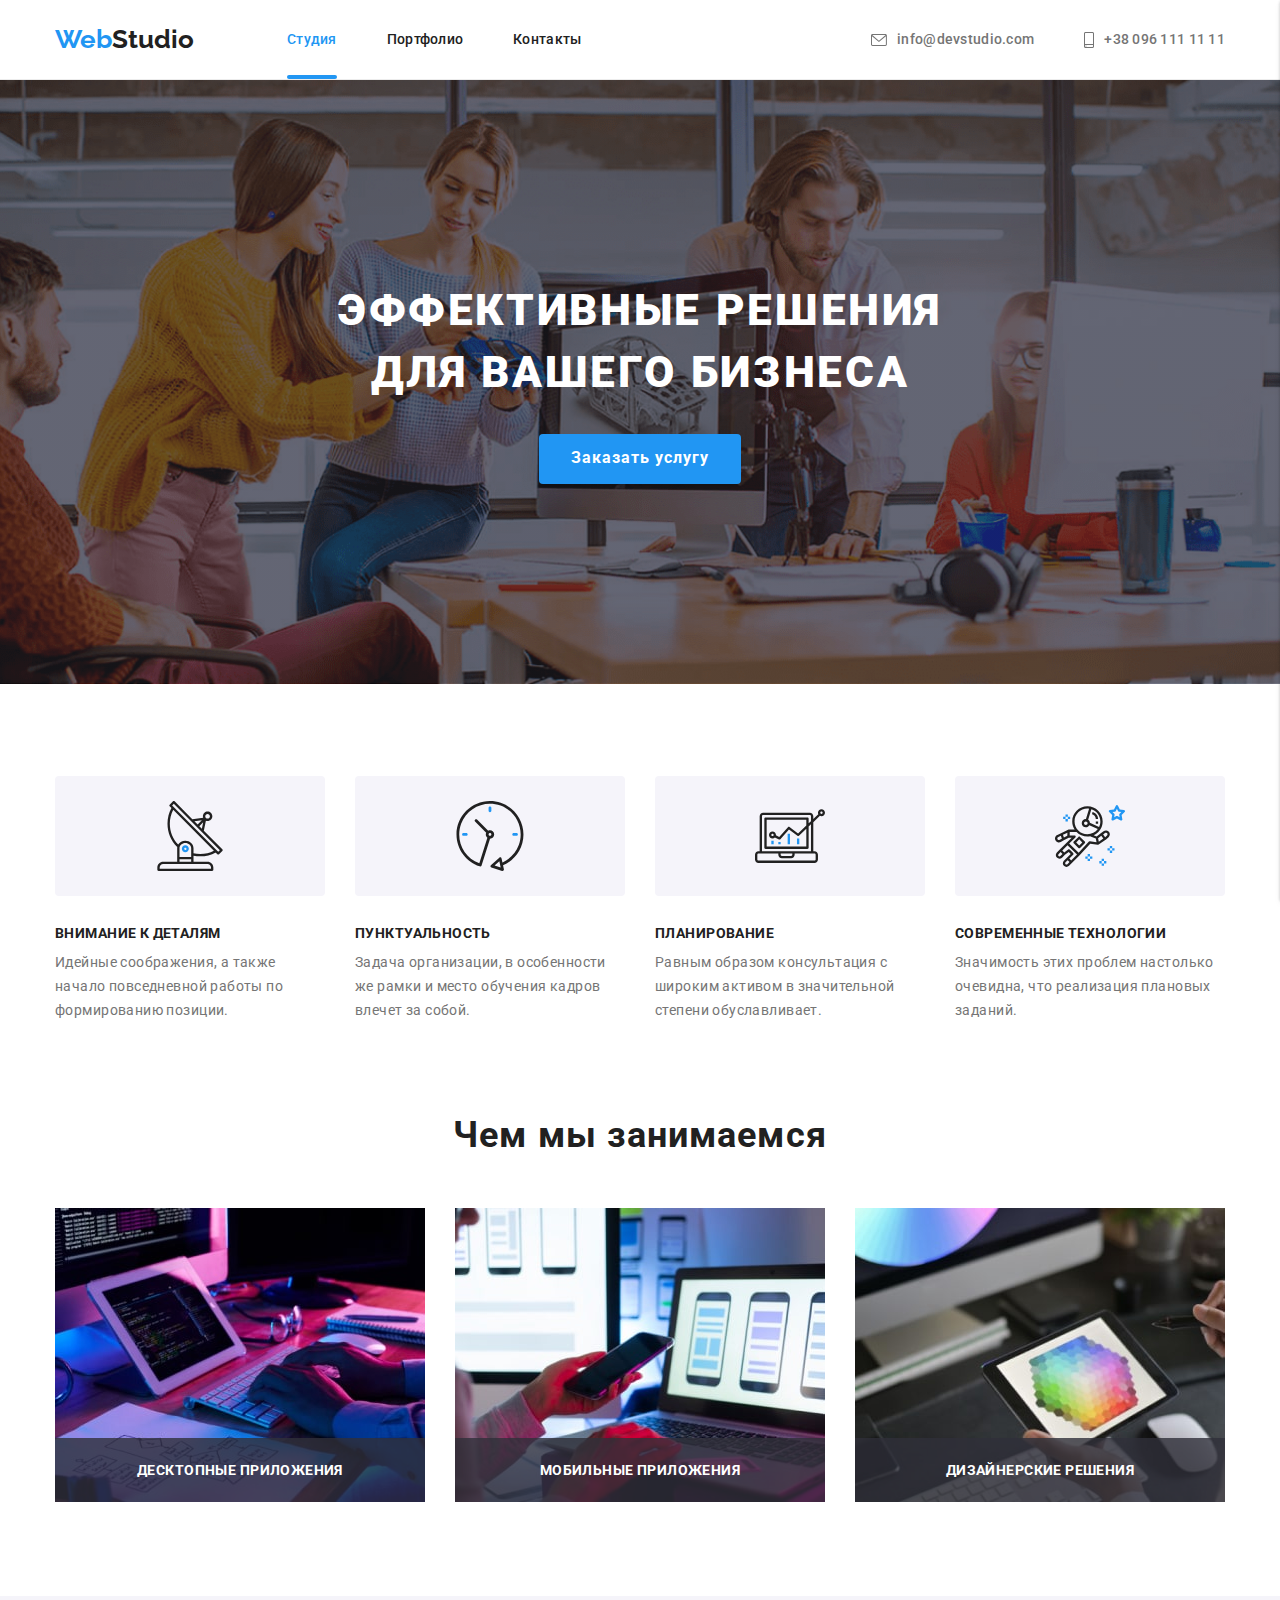
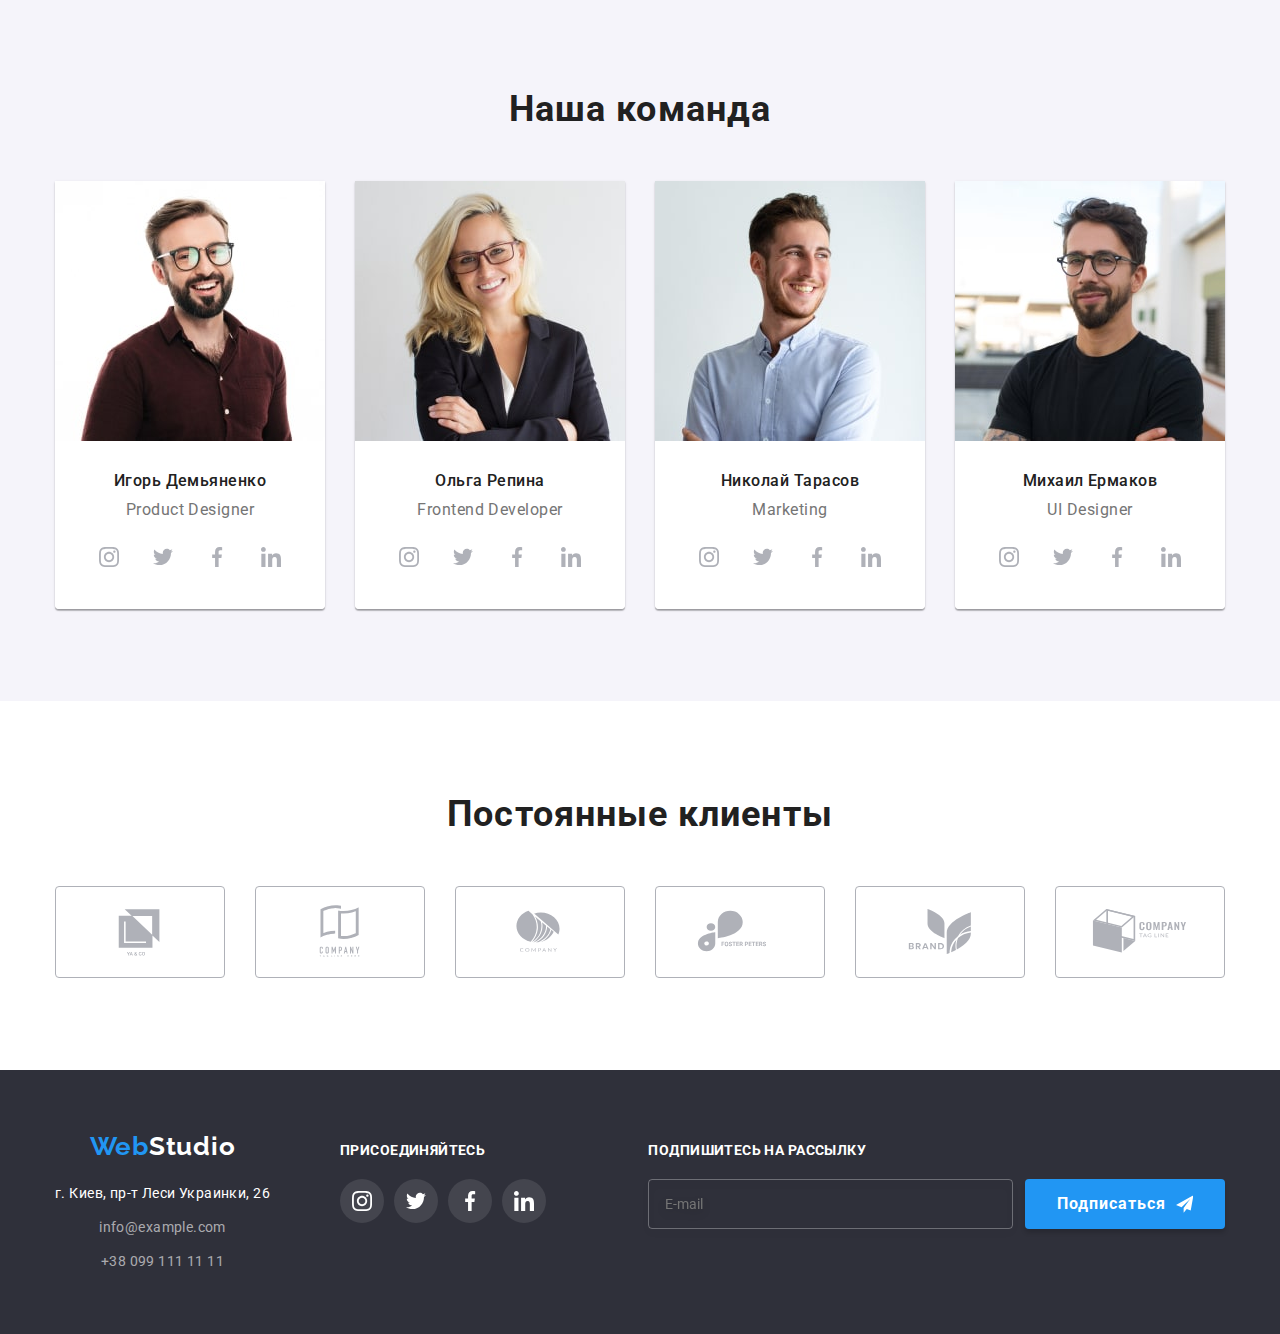
<file: index.html>
<!DOCTYPE html>
<html lang="ru">

<head>
  <meta charset="UTF-8" />
  <meta http-equiv="X-UA-Compatible" content="IE=edge" />
  <meta name="viewport" content="width=device-width, initial-scale=1.0" />
  <title>Web Studio</title>
  <link rel="stylesheet"
    href="https://cdnjs.cloudflare.com/ajax/libs/modern-normalize/1.0.0/modern-normalize.min.css" />
  <link rel="preconnect" href="https://fonts.googleapis.com" />
  <link rel="preconnect" href="https://fonts.gstatic.com" crossorigin />
  <link href="https://fonts.googleapis.com/css2?family=Raleway:wght@700&family=Roboto:wght@400;500;700;900&display=swap"
    rel="stylesheet" />
  <link rel="stylesheet" href="./css/main.min.css" />
</head>

<body>
  <!--Шапка сайта-->
  <header class="header">
    <div class="container">
      <a class="logo" href="./index.html"><span class="logo__accent">Web</span>Studio</a>

      <nav class="nav">
        
        <ul class="nav__list">
          <li class="nav__item">
            <a class="nav__link nav__link--active nav__link--carent" href="./index.html">Студия</a>
          </li >
          <li class="nav__item">
            <a class="nav__link" href="./portfolio.html">Портфолио</a>
          </li>
          <li class="nav__item">
            <a class="nav__link" href="">Контакты</a>
          </li>
        </ul>
      </nav>

      <ul class="adres">
        <li class="adres__item">
          <a class="adres__link" href="mailto:info@devstudio.com"><svg class="adrec__icon" width="16" height="12">
              <use href="./images/sprait.svg#icon-mail"></use>
            </svg>
            info@devstudio.com</a>
        </li>
        <li class="adres__item">
          <a class="adres__link" href="tel:+380961111111"><svg class="adrec__icon adrec__icon--tel" width="10" height="16">
              <use href="./images/sprait.svg#icon-phone"></use>
            </svg>+38 096 111 11 11</a>
        </li>
      </ul>


      <!-- меню на мобілці -->

      <button class="menu-btn" aria-label="кнопка відкритя меню" type="button" aria-expanded="false" data-menu-button >
        <svg width="40" height="40">
          <use class="icon-open" href="./images/sprait.svg#icon-burger"></use>
          <use class="icon-close" href="./images/sprait.svg#icon-clouz-menu"></use>
        </svg>
      </button>
      <div class="mobil-menu" data-menu>
        <ul class="mabil-menu-nav">
          <li class="menu-nav-item"><a class="menu-nav-linc carent" href="./index.html">Студия</a></li>
          <li class="menu-nav-item"><a class="menu-nav-linc" href="./portfolio.html">Портфолио</a></li>
          <li class="menu-nav-item"><a class="menu-nav-linc" href="">Контакты</a></li>
        </ul>
        <ul class="mobil-adres">
          <li class="mobil-adres-item"><a class="mobil-adres-linc" href="tel:+380961111111">+38 096 111 11 11</a></li>
          <li class="mobil-adres-item"><a class="mobil-adres-linc-mail" href="milto:info@devstudio.com">info@devstudio.com</a></li>
        </ul>
       
        <ul class="mobil-soclists">
          <li class="mobil-soclists-item"><a class="mobil-soclists-linc" href="">Instagram</a></li>
          <li class="mobil-soclists-item"><a class="mobil-soclists-linc" href="">Twitter</a></li>
          <li class="mobil-soclists-item"><a class="mobil-soclists-linc" href="">Facebook</a></li>
          <li class="mobil-soclists-item"><a class="mobil-soclists-linc" href="">LinkedIn</a></li>
        </ul>
      </div>
      
    </div>
  </header>



  <main>
    <!--Герой-->
    <section class="hero">
      <div class="container">
        <h1 class="hero__tatel">Эффективные решения для вашего бизнеса</h1>
        <button class="button-basic" data-modal-open type="button">
          Заказать услугу
        </button>
      </div>
    </section>



    <!--Особенности-->
    <section class="section specifics">
      <h2 class="visually-hidden">Особинности</h2>
      <div class="container">

        <ul class="specifics__list card-set ">

          <li class="specifics__item  card-item">
            <div class="specifics__card">
              <svg class="specifics__icon" width="70" height="70">
                <use href="./images/sprait.svg#icon-antenna"></use>
              </svg>
            </div>
            <h3 class="specifics__title">Внимание к деталям</h3>
            <p class="specifics__laibl">
              Идейные соображения, а также начало повседневной работы по
              формированию позиции.
            </p>
          </li>

          <li class="specifics__item card-item">
            <div class="specifics__card">
              <svg class="specifics__icon" width="70" height="70">
                <use href="./images/sprait.svg#icon-clock"></use>
              </svg>
            </div>
            <h3 class="specifics__title">Пунктуальность</h3>
            <p class="specifics__laibl">
              Задача организации, в особенности же рамки и место обучения
              кадров влечет за собой.
            </p>
          </li>
          <li class="specifics__item card-item">
            <div class="specifics__card">
              <svg class="specifics__icon" width="70" height="70">
                <use href="./images/sprait.svg#icon-diagram"></use>
              </svg>
            </div>
            <h3 class="specifics__title">Планирование</h3>
            <p class="specifics__laibl">
              Равным образом консультация с широким активом в значительной
              степени обуславливает.
            </p>
          </li>
          <li class="specifics__item card-item">
            <div class="specifics__card">
              <svg class="specifics__icon" width="70" height="70">
                <use href="./images/sprait.svg#icon-astronaut"></use>
              </svg>
            </div>
            <h3 class="specifics__title">Современные технологии</h3>
            <p class="specifics__laibl">
              Значимость этих проблем настолько очевидна, что реализация
              плановых заданий.
            </p>
          </li>
        </ul>
      </div>
    </section>
    <!--Чем ми занимаемся-->

    <section class="produkt">

      <div class="container">
        <h2 class="produkt__title">Чем мы занимаемся</h2>

        <ul class="produkt__list card-set ">
          <li class="produkt__item card-item">
            <img  srcset="./images/spec/img370-1-1x-min.jpg 370w, ./images/spec/img740-1-2x-min.jpg 740w "
             src="./images/spec/img370-1-1x-min.jpg" 
             sizes="(min-width:1200px) 370px, 100vw"  alt="проектируємо розробляємо"/>
           
            <p class="produkt__laibl">Десктопные приложения</p>
          </li>
          <li class="produkt__item card-item">
            <img  srcset="./images/spec/img370-2-1x-min.jpg 370w, ./images/spec/img740-2-2x-min.jpg 740w "
             src="./images/spec/img370-1-1x-min.jpg" 
             sizes="(min-width:1200px) 370px, 100vw" alt="розробляемо на разниє устройства" />
           
    
            <p class="produkt__laibl">Мобильные приложения</p>
          </li>
          <li class="produkt__item card-item">
            <img  srcset="./images/spec/img370-3-1x-min.jpg 370w, ./images/spec/img740-3-2x-min.jpg 740w "
             src="./images/spec/img370-3-1x-min.jpg" 
             sizes="(min-width:1200px) 370px, 100vw" alt="тестируєм и запускаєм"  />
            <p class="produkt__laibl">Дизайнерские решения</p>
          </li>
        </ul>
      </div>
    </section>
    <!--Команда-->
    <section class="section team">
      <div class="container">
        <h2 class="section__titel">Наша команда</h2>
        <ul class="team__list card-set">
          <li class="team__item card-item">
            <img class="team__img" srcset="./images/tem-1/imgtem-desk-270.jpg 270w, ./images/tem-1/imgtem-tab-354.jpg 354w, ./images/tem-1/imgtem-mob-450.jpg 450w, ./images/tem-1/imgtem-desk@2x-540.jpg 540w, ./images/tem-1/imgtem-tab@2x-708.jpg 708w, ./images/tem-1/imgtem-mob@2x-900.jpg 900w "
             src="./images/tem-1/imgtem-mob-450.jpg" 
             sizes="(min-width:1200px) 270px, (min-width:768px) 354px, (max-width:480px) 450px, 100vw" alt="сотрудник" />
            <div class="team__cart">
              <h3 class="team__name">Игорь Демьяненко</h3>
              <p class="team__position">Product Designer</p>

              
              <ul class="social">
                <li class="social__item">
                  <a class="social__link" href=""><svg class="social__icon" width="20" height="20">
                      <use href="./images/sprait.svg#icon-instagram"></use>
                    </svg>
                  </a>
                </li>
                <li class="social__item">
                  <a class="social__link" href=""><svg class="social__icon" width="20" height="20">
                      <use href="./images/sprait.svg#icon-twitter"></use>
                    </svg></a>
                </li>
                <li class="social__item">
                  <a class="social__link" href=""><svg class="social__icon" width="20" height="20">
                      <use href="./images/sprait.svg#icon-facebook"></use>
                    </svg></a>
                </li>
                <li class="social__item">
                  <a class="social__link" href=""><svg class="social__icon" width="20" height="20">
                      <use href="./images/sprait.svg#icon-linkedin-1"></use>
                    </svg></a>
                </li>
              </ul>
            </div>
          </li>
          <li class="team__item card-item">
            <img class="team__img" srcset="./images/tem-2/tem2-desk.270-min.jpg 270w, ./images/tem-2/tem2-tab.354.jpg 354w, ./images/tem-2/tem2-mob.450.jpg 450w, ./images/tem-2/tem2-desk@2x.540.jpg 540w, ./images/tem-2/tem2-tab@2x.708.jpg 708w, ./images/tem-2/tem2-mob@2x.900.jpg 900w "
             src="./images/tem-2/tem2-mob.450.jpg" 
             sizes="(min-width:1200px) 270px, (min-width:768px) 354px, (max-width:480px) 450px, 100vw" alt="сотрудник" />
            <div class="team__cart">
              <h3 class="team__name">Ольга Репина</h3>
              <p class="team__position">Frontend Developer</p>
              <ul class="social">
                <li class="social__item">
                  <a class="social__link" href=""><svg class="social__icon" width="20" height="20">
                      <use href="./images/sprait.svg#icon-instagram"></use>
                    </svg>
                  </a>
                </li>
                <li class="social__item">
                  <a class="social__link" href=""><svg class="social__icon" width="20" height="20">
                      <use href="./images/sprait.svg#icon-twitter"></use>
                    </svg></a>
                </li>
                <li class="social__item">
                  <a class="social__link" href=""><svg class="social__icon" width="20" height="20">
                      <use href="./images/sprait.svg#icon-facebook"></use>
                    </svg></a>
                </li>
                <li class="social__item">
                  <a class="social__link" href=""><svg class="social__icon" width="20" height="20">
                      <use href="./images/sprait.svg#icon-linkedin-1"></use>
                    </svg></a>
                </li>
              </ul>
            </div>
          </li>
          <li class="team__item card-item">
            <img class="team__img" srcset="./images/tem-3/tem-2-desk.270.jpg 270w, ./images/tem-3/tem-2-t.354.jpg 354w, ./images/tem-3/tem3-d.450.jpg 450w, ./images/tem-3/tem-2-desk@2x.540.jpg 540w, ./images/tem-3/tem-2-t@2x.708.jpg 708w, ./images/tem-3/tem3-d@2x.900.jpg 900w "
             src="./images/tem-3/tem3-d.450.jpg" 
             sizes="(min-width:1200px) 270px, (min-width:768px) 354px, (max-width:480px) 450px, 100vw" alt="сотрудник" />
            <div class="team__cart">
              <h3 class="team__name">Николай Тарасов</h3>
              <p class="team__position">Marketing</p>
              <ul class="social">
                <li class="social__item">
                  <a class="social__link" href=""><svg class="social__icon" width="20" height="20">
                      <use href="./images/sprait.svg#icon-instagram"></use>
                    </svg>
                  </a>
                </li>
                <li class="social__item">
                  <a class="social__link" href=""><svg class="social__icon" width="20" height="20">
                      <use href="./images/sprait.svg#icon-twitter"></use>
                    </svg></a>
                </li>
                <li class="social__item">
                  <a class="social__link" href=""><svg class="social__icon" width="20" height="20">
                      <use href="./images/sprait.svg#icon-facebook"></use>
                    </svg></a>
                </li>
                <li class="social__item">
                  <a class="social__link" href=""><svg class="social__icon" width="20" height="20">
                      <use href="./images/sprait.svg#icon-linkedin-1"></use>
                    </svg></a>
                </li>
              </ul>
            </div>
          </li>
          <li class="team__item card-item">
            <img class="team__img" srcset="./images/tem-4/tem-4-d.270.jpg 270w, ./images/tem-4/tem-4-t.354.jpg 354w, ./images/tem-4/tem-4-m.450.jpg 450w, ./images/tem-4/tem-4-d@2x.540.jpg 540w, ./images/tem-4/tem-4-t@2x.708.jpg 708w, ./images/tem-4/tem-4-m@2x.900.jpg 900w "
             src="./images/tem-4/tem-4-m.450.jpg" 
             sizes="(min-width:1200px) 270px, (min-width:768px) 354px, (max-width:480px) 450px, 100vw" alt="сотрудник" />
            <div class="team__cart">
              <h3 class="team__name">Михаил Ермаков</h3>
              <p class="team__position">UI Designer</p>
              <ul class="social">
                <li class="social__item">
                  <a class="social__link" href=""><svg class="social__icon" width="20" height="20">
                      <use href="./images/sprait.svg#icon-instagram"></use>
                    </svg>
                  </a>
                </li>
                <li class="social__item">
                  <a class="social__link" href=""><svg class="social__icon" width="20" height="20">
                      <use href="./images/sprait.svg#icon-twitter"></use>
                    </svg></a>
                </li>
                <li class="social__item">
                  <a class="social__link" href=""><svg class="social__icon" width="20" height="20">
                      <use href="./images/sprait.svg#icon-facebook"></use>
                    </svg></a>
                </li>
                <li class="social__item">
                  <a class="social__link" href=""><svg class="social__icon" width="20" height="20">
                      <use href="./images/sprait.svg#icon-linkedin-1"></use>
                    </svg></a>
                </li>
              </ul>
            </div>
          </li>
        </ul>
      </div>
    </section>
    <!-- Компаніі -->
    <section class="section">
      <div class="container compani">
        <h2 class="section__titel">Постоянные клиенты</h2>
        <ul class="compani-list card-set">
          <li class="compani-item card-item ">
            <a class="compani-link" href=""><svg class="icon-compani" width="106" height="60">
                <use href="./images/sprait.svg#icon-compani_one"></use>
              </svg></a>
          </li>
          <li class="compani-item card-item ">
            <a class="compani-link" href=""><svg class="icon-compani" width="106" height="60">
                <use href="./images/sprait.svg#icon-compani_tuo"></use>
              </svg></a>
          </li>
          <li class="compani-item card-item ">
            <a class="compani-link" href=""><svg class="icon-compani" width="106" height="60">
                <use href="./images/sprait.svg#icon-compani_trri"></use>
              </svg></a>
          </li>
          <li class="compani-item card-item ">
            <a class="compani-link" href=""><svg class="icon-compani" width="106" height="60">
                <use href="./images/sprait.svg#icon-compani_zitiri"></use>
              </svg></a>
          </li>
          <li class="compani-item card-item ">
            <a class="compani-link" href=""><svg class="icon-compani" width="106" height="60">
                <use href="./images/sprait.svg#icon-compani_fife"></use>
              </svg></a>
          </li>
          <li class="compani-item card-item ">
            <a class="compani-link" href=""><svg class="icon-compani" width="106" height="60">
                <use href="./images/sprait.svg#icon-compani_six"></use>
              </svg></a>
          </li>
        </ul>
      </div>
    </section>
  </main>

  <!--Подвал-->
  <footer class="footer">
    <div class="container futerr-soc">
      <div class="fut-coteiner">
        <a class="logo-footer" href="./index.html">Web<span class="accent-footer">Studio</span></a>
        <address class="adres-list">
          <ul>
            <li class="adres-list-text">
              <a class="footer-adres"
                href="https://www.google.com/maps/place/%D0%B1%D1%83%D0%BB.+%D0%9B%D0%B5%D1%81%D0%B8+%D0%A3%D0%BA%D1%80%D0%B0%D0%B8%D0%BD%D0%BA%D0%B8,+26,+%D0%9A%D0%B8%D0%B5%D0%B2,+02000/@50.4265807,30.5361971,17z/data=!3m1!4b1!4m5!3m4!1s0x40d4cf0e033ecbe9:0x57a4dffefec77da0!8m2!3d50.4265807!4d30.5383858"
                target="_blank">г. Киев, пр-т Леси Украинки, 26</a>
            </li>
            <li class="adres-list-text">
              <a class="footer-contact" href="mailto:info@example.com">info@example.com</a>
            </li>
            <li class="adres-list-text">
              <a class="footer-contact" href="tel:+380991111111">+38 099 111 11 11</a>
            </li>
          </ul>
        </address>
      </div>
      <div class="fuuter-soc-lisr">
        <h3 class="footer-taitel">присоединяйтесь</h3>
        <ul class="social">
          <li class="social__item">
            <a class="social__link ftr" href=""><svg class="icon-footer" width="20" height="20">
                <use href="./images/sprait.svg#icon-instagram"></use>
              </svg>
            </a>
          </li>
          <li class="social__item">
            <a class="social__link ftr" href=""><svg class="icon-footer" width="20" height="20">
                <use href="./images/sprait.svg#icon-twitter"></use>
              </svg></a>
          </li>
          <li class="social__item">
            <a class="social__link ftr" href=""><svg class="icon-footer" width="20" height="20">
                <use href="./images/sprait.svg#icon-facebook"></use>
              </svg></a>
          </li>
          <li class="social__item">
            <a class="social__link ftr" href=""><svg class="icon-footer" width="20" height="20">
                <use href="./images/sprait.svg#icon-linkedin-1"></use>
              </svg></a>
          </li>
        </ul>
      </div>

      <div class="form-footer">
        <h3 class="form-footer-text">Подпишитесь на рассылку</h3>
        <form class="sabmit-footer" action="Відправка на емеіл">
          <input class="email" type="email" placeholder="E-mail" />

          <button class="button-basic  button-basic--min" type="submit">
            Подписаться
            <svg class="button-hero-footer-icon" width="24" height="24">
              <use href="./images/sprait.svg#icon-telegram"></use>
            </svg>
          </button>
        </form>
      </div>
    </div>
  </footer>

  <!-- modal -->
  <div class="backdrop is-hidden" data-modal>
    <div class="modal">
      
        <button class="close-button" type="button" data-modal-close>
          <svg class="icon-cose" width="11" height="11">
            <use href="./images/sprait.svg#icon-clouz"></use>
          </svg>
        </button>
    

      <div class="modal-conteiner">
        <h2 class="text-modal">Оставьте свои данные, мы вам перезвоним</h2>

        <form class="modal-form" action="modal-form">
          <div class="form-content">
            <label class="form-label">
              <span class="text-form"> Имя</span>
              <span class="icon-wrap">
                <input class="contact-form-input" type="text" />
                <svg class="icon-form" width="18" height="18">
                  <use href="./images/sprait.svg#icon-man"></use>
                </svg>
              </span>
            </label>

            <label class="form-label">
              <span class="text-form">Телефон</span>
              <span class="icon-wrap">
                <input class="contact-form-input" type="tel" name="tel" />
                <svg class="icon-form" width="18" height="18">
                  <use href="./images/sprait.svg#icon-tel"></use>
                </svg>
              </span>
            </label>

            <label class="form-label">
              <span class="text-form">Почта</span>
              <span class="icon-wrap">
                <input class="contact-form-input" type="email" name="email" />
                <svg class="icon-form" width="18" height="18">
                  <use href="./images/sprait.svg#icon-list"></use>
                </svg>
              </span>
            </label>

            <label class="form-label">
              <span class="text-form">Комментарий</span>
              <textarea class="contact-form-input text-text" name="Комментарий" placeholder="Введите текст"></textarea>
            </label>
          </div>

          <label class="checkbox">
            <input class="form-checkbox visually-hidden" type="checkbox" name="checkbox" />
            <span class="custom-checkbox">
              <svg width="13" height="10">
                <use href="./images/sprait.svg#icon-chek"></use>
              </svg>
            </span>
            <span class="text-checkbox">
              Соглашаюсь с рассылкой и принимаю<a class="checkbox-axent" href="">Условия договора</a>
            </span>
          </label>
          <button class="button-basic" type="submit">Отправить</button>
        </form>
      </div>
    </div>
  </div>

  <script src="./js/modal.js"></script>
  <script src="./js/mobile-menu.js"></script>
</body>

</html>
</file>
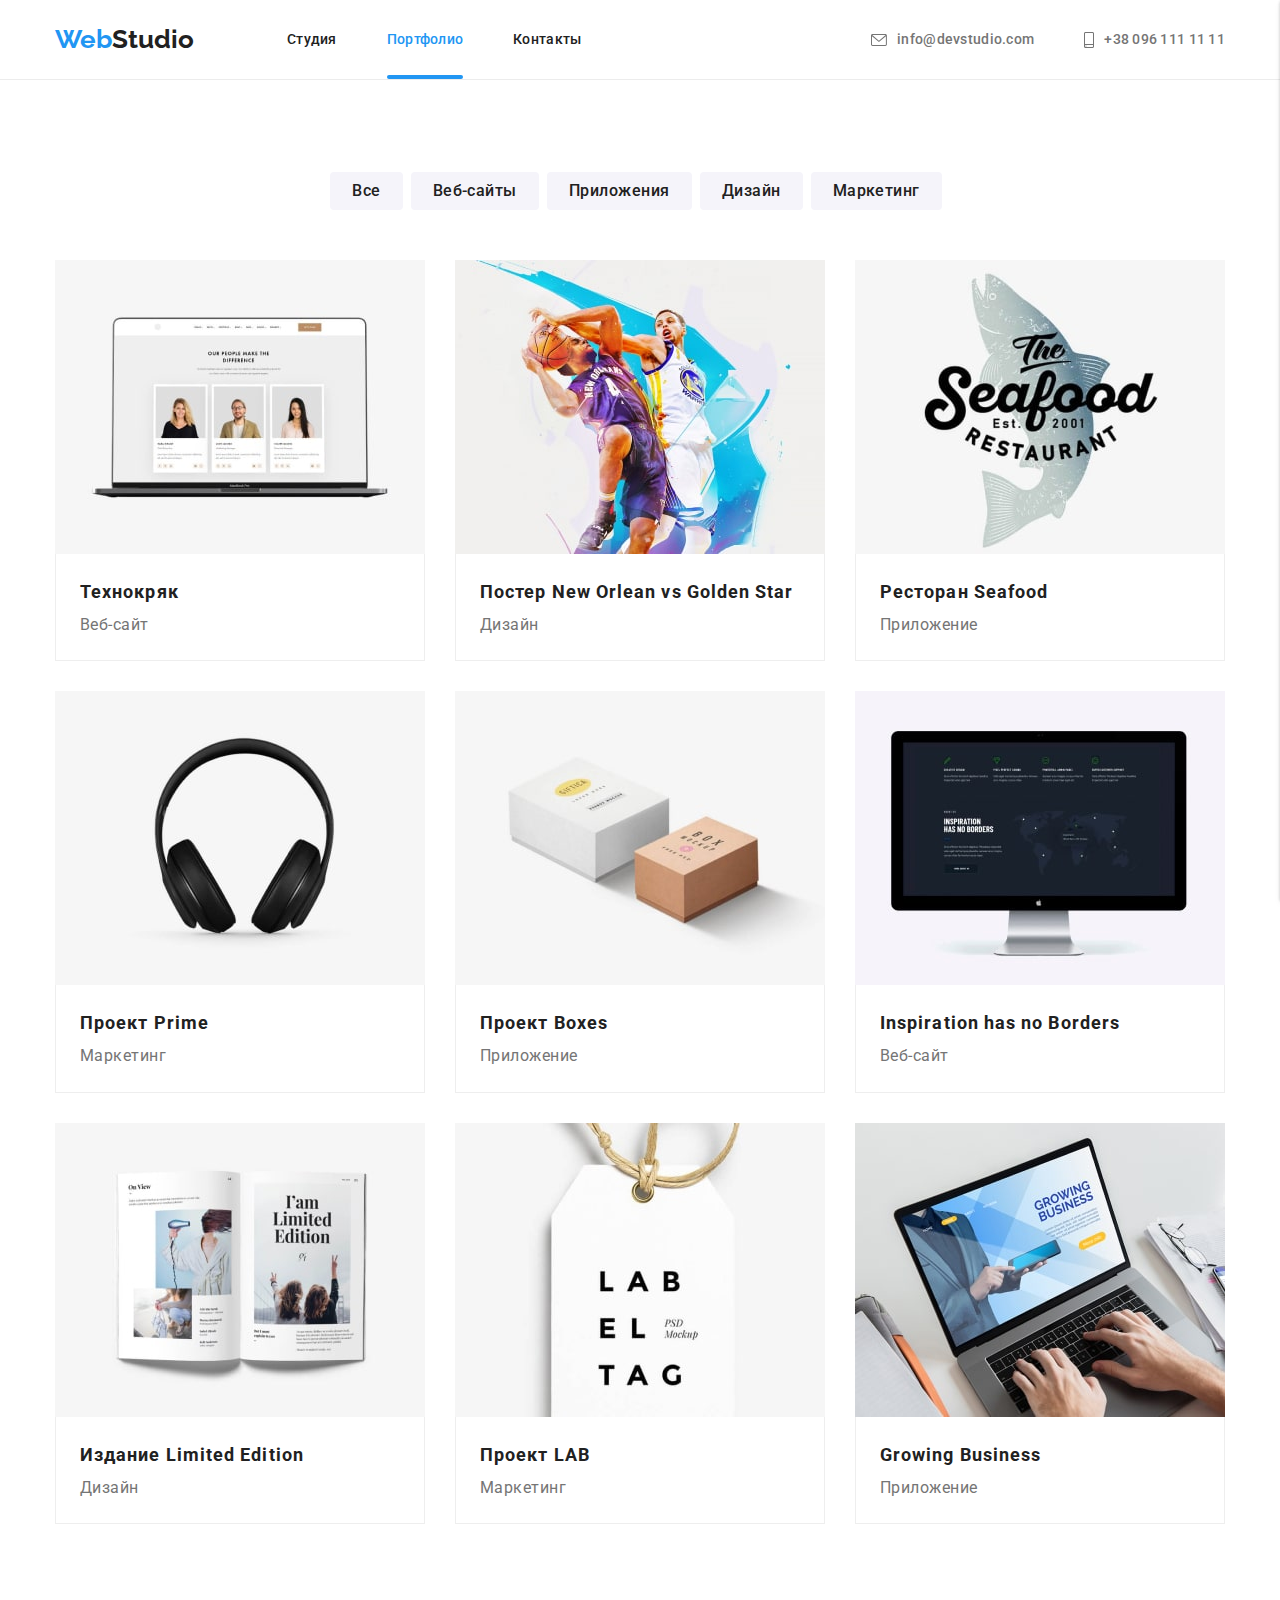
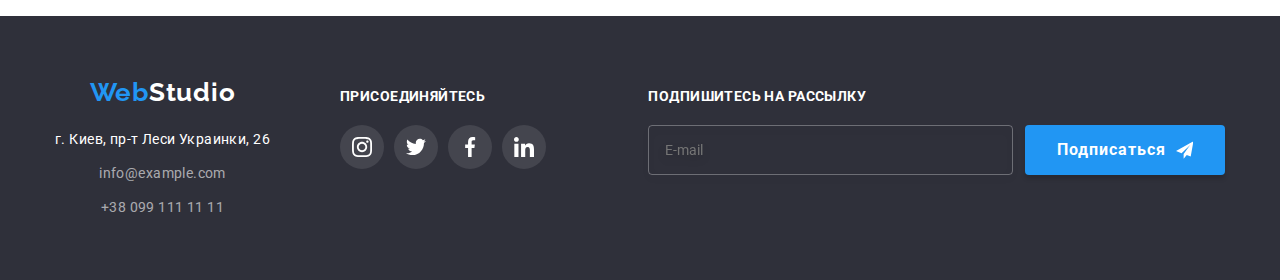
<file: portfolio.html>
<!DOCTYPE html>
<html lang="ru">

<head>
  <meta charset="UTF-8" />
  <meta http-equiv="X-UA-Compatible" content="IE=edge" />
  <meta name="viewport" content="width=device-width, initial-scale=1.0" />
  <title>Portfolio</title>
  <link rel="stylesheet"
    href="https://cdnjs.cloudflare.com/ajax/libs/modern-normalize/1.0.0/modern-normalize.min.css" />
  <link rel="preconnect" href="https://fonts.googleapis.com" />
  <link rel="preconnect" href="https://fonts.gstatic.com" crossorigin />
  <link href="https://fonts.googleapis.com/css2?family=Raleway:wght@700&family=Roboto:wght@400;500;700;900&display=swap"
    rel="stylesheet" />
  <link rel="stylesheet" href="./css/main.min.css" />
</head>

<!--Шапка-->

<body>
  <!--Шапка сайта-->
  <header class="header">
    <div class="container">
      <a class="logo" href="./index.html"><span class="logo__accent">Web</span>Studio</a>
      <nav class="nav">
        

        <ul class="nav__list">
          <li class="nav__item">
            <a class="nav__link " href="./index.html">Студия</a>
          </li >
          <li class="nav__item">
            <a class="nav__link nav__link--active nav__link--carent" href="./portfolio.html">Портфолио</a>
          </li>
          <li class="nav__item">
            <a class="nav__link" href="">Контакты</a>
          </li>
        </ul>
      </nav>

      <ul class="adres">
        <li class="adres__item">
          <a class="adres__link" href="mailto:info@devstudio.com"><svg class="adrec__icon" width="16" height="12">
              <use href="./images/sprait.svg#icon-mail"></use>
            </svg>
            info@devstudio.com</a>
        </li>
        <li class="adres__item">
          <a class="adres__link" href="tel:+380961111111"><svg class="adrec__icon adrec__icon--tel" width="10" height="16">
              <use href="./images/sprait.svg#icon-phone"></use>
            </svg>+38 096 111 11 11</a>
        </li>
      </ul>
       <!-- меню на мобілці -->
      <!-- меню на мобілці -->

      <button class="menu-btn" aria-label="кнопка відкритя меню" type="button" aria-expanded="false" data-menu-button >
        <svg width="40" height="40">
          <use class="icon-open" href="./images/sprait.svg#icon-burger"></use>
          <use class="icon-close" href="./images/sprait.svg#icon-clouz-menu"></use>
        </svg>
      </button>
      <div class="mobil-menu" data-menu>
        <ul class="mabil-menu-nav">
          <li class="menu-nav-item"><a class="menu-nav-linc " href="./index.html">Студия</a></li>
          <li class="menu-nav-item"><a class="menu-nav-linc carent" href="./portfolio.html">Портфолио</a></li>
          <li class="menu-nav-item"><a class="menu-nav-linc" href="">Контакты</a></li>
        </ul>
        <ul class="mobil-adres">
          <li class="mobil-adres-item"><a class="mobil-adres-linc" href="tel:+380961111111">+38 096 111 11 11</a></li>
          <li class="mobil-adres-item"><a class="mobil-adres-linc-mail" href="milto:info@devstudio.com">info@devstudio.com</a></li>
        </ul>
       
        <ul class="mobil-soclists">
          <li class="mobil-soclists-item"><a class="mobil-soclists-linc" href="">Instagram</a></li>
          <li class="mobil-soclists-item"><a class="mobil-soclists-linc" href="">Twitter</a></li>
          <li class="mobil-soclists-item"><a class="mobil-soclists-linc" href="">Facebook</a></li>
          <li class="mobil-soclists-item"><a class="mobil-soclists-linc" href="">LinkedIn</a></li>
        </ul>
      </div>

    </div>
  </header>

  <main>
    <!--Уникальни контент-->
    <section class="section">
      <div class="container">
        <h1 class="visually-hidden">Наши роботи</h1>
        <!--кнопки-->
        <ul class="button-container">
          <li class="button-list">
            <button type="button" class="button">Все</button>
          </li>
          <li class="button-list">
            <button type="button" class="button">Веб-сайты</button>
          </li>
          <li class="button-list">
            <button type="button" class="button">Приложения</button>
          </li>
          <li class="button-list">
            <button type="button" class="button">Дизайн</button>
          </li>
          <li class="button-list">
            <button type="button" class="button">Маркетинг</button>
          </li>
        </ul>
        <ul class="content-proekt card-set">
          <li class="content-card card-item">
            <a class="card-links" href="">
              
                <div class="open-text">
                  <img  srcset="./images/port-1/img354-x.-min.jpg 354w, ./images/port-1/img370-x.-min.jpg 370w,  ./images/port-1/img450-x.-min.jpg 450w,  ./images/port-1/img708-2x.-min.jpg 708w, ./images/port-1/img740-2x.-min.jpg 740w, ./images/port-1/img900-2x.-min.jpg 900w "
                  src="./images/port-1/img370-x.-min.jpg" 
                  sizes="(min-width:1200px) 370px, (min-width:768px) 354px, (max-width:480px) 450px, 100vw"  alt="ноутбук з откритим сайтом" />

                  
                 
                  <div class="text-in-foto">
                    <p class="text-is">
                      Ресурс предлагает комплексные предложения с разным
                      уровнем функционала и сервисов. Все это позволит
                      посетителю получить исчерпывающие сведения о компании
                      или частном лице.
                    </p>
                  </div>
                </div>

                <div class="card-text">
                  <h2 class="subtitle">Технокряк</h2>
                  <p class="desc">Веб-сайт</p>
                </div>
                
            
            </a>
          </li>
          <li class="content-card card-item">
            <a class="card-links" href="">
              <div class="open-text">
                <img  srcset="./images/port-2/img354-min.jpg 354w, ./images/port-2/img370-min.jpg 370w,  ./images/port-2/img450-min.jpg 450w,  ./images/port-2/img708-min.jpg 708w, ./images/port-2/img740-min.jpg 740w, ./images/port-2/img900-min.jpg 900w "
                  src="./images/port-2/img370-min.jpg" 
                  sizes="(min-width:1200px) 370px, (min-width:768px) 354px, (max-width:480px) 450px, 100vw" alt="два баскетболиста" />

    

                <div class="text-in-foto">
                  <p class="text-is">
                    Ресурс предлагает комплексные предложения с разным уровнем
                    функционала и сервисов. Все это позволит посетителю
                    получить исчерпывающие сведения о компании или частном
                    лице.
                  </p>
                </div>
              </div>
              <div class="card-text">
                <h2 class="subtitle">Постер New Orlean vs Golden Star</h2>
                <p class="desc">Дизайн</p>
              </div>
            </a>
          </li>
          <li class="content-card card-item">
            <a class="card-links" href="">
              <div class="open-text">
                <img  srcset="./images/port-3/img354-min.jpg 354w, ./images/port-3/img370-min.jpg 370w,  ./images/port-3/img450(1)-min.jpg 450w,  ./images/port-3/img708-min.jpg 708w, ./images/port-3/img740-min.jpg 740w, ./images/port-3/img900(1)-min.jpg 900w "
                src="./images/port-3/img370-min.jpg" 
                sizes="(min-width:1200px) 370px, (min-width:768px) 354px, (max-width:480px) 450px, 100vw" alt="риба и логотип ресторана"  />

                
                <div class="text-in-foto">
                  <p class="text-is">
                    Ресурс предлагает комплексные предложения с разным уровнем
                    функционала и сервисов. Все это позволит посетителю
                    получить исчерпывающие сведения о компании или частном
                    лице.
                  </p>
                </div>
              </div>
              <div class="card-text">
                <h2 class="subtitle">Ресторан Seafood</h2>
                <p class="desc">Приложение</p>
              </div>
            </a>
          </li>
          <li class="content-card card-item">
            <a class="card-links" href="">
              <div class="open-text">
                <img  srcset="./images/port-4/img354-min.jpg 354w, ./images/port-4/img370-min.jpg 370w,  ./images/port-4/img450-min.jpg 450w,  ./images/port-4/img708-min.jpg 708w, ./images/port-4/img740-min.jpg 740w, ./images/port-4/img900-min.jpg 900w "
                src="./images/port-4/img370-min.jpg" 
                sizes="(min-width:1200px) 370px, (min-width:768px) 354px, (max-width:480px) 450px, 100vw" alt="наушникы" />

          
                <div class="text-in-foto">
                  <p class="text-is">
                    Ресурс предлагает комплексные предложения с разным уровнем
                    функционала и сервисов. Все это позволит посетителю
                    получить исчерпывающие сведения о компании или частном
                    лице.
                  </p>
                </div>
              </div>
              <div class="card-text">
                <h2 class="subtitle">Проект Prime</h2>
                <p class="desc">Маркетинг</p>
              </div>
            </a>
          </li>
          <li class="content-card card-item">
            <a class="card-links" href="">
              <div class="open-text">
                <img  srcset="./images/port-5/img354-min.jpg 354w, ./images/port-5/img370-min.jpg 370w,  ./images/port-5/img450-min.jpg 450w,  ./images/port-5/img708-min.jpg 708w, ./images/port-5/img740-min.jpg 740w, ./images/port-5/img900-min.jpg 900w "
                src="./images/port-5/img370-min.jpg" 
                sizes="(min-width:1200px) 370px, (min-width:768px) 354px, (max-width:480px) 450px, 100vw" alt="две каробки"  />

            
                <div class="text-in-foto">
                  <p class="text-is">
                    Ресурс предлагает комплексные предложения с разным уровнем
                    функционала и сервисов. Все это позволит посетителю
                    получить исчерпывающие сведения о компании или частном
                    лице.
                  </p>
                </div>
              </div>
              <div class="card-text">
                <h2 class="subtitle">Проект Boxes</h2>
                <p class="desc">Приложение</p>
              </div>
            </a>
          </li>
          <li class="content-card card-item">
            <a class="card-links" href="">
              <div class="open-text">
                <img  srcset="./images/port-6/img354-min.jpg 354w, ./images/port-6/img370-min.jpg 370w,  ./images/port-6/img450-min.jpg 450w,  ./images/port-6/img708-min.jpg 708w, ./images/port-6/img740-min.jpg 740w, ./images/port-6/img900-min.jpg 900w "
                src="./images/port-6/img370-min.jpg" 
                sizes="(min-width:1200px) 370px, (min-width:768px) 354px, (max-width:480px) 450px, 100vw" alt="монитор з откритым сайтом" />

               
                <div class="text-in-foto">
                  <p class="text-is">
                    Ресурс предлагает комплексные предложения с разным уровнем
                    функционала и сервисов. Все это позволит посетителю
                    получить исчерпывающие сведения о компании или частном
                    лице.
                  </p>
                </div>
              </div>
              <div class="card-text">
                <h2 class="subtitle">Inspiration has no Borders</h2>
                <p class="desc">Веб-сайт</p>
              </div>
            </a>
          </li>
          <li class="content-card card-item">
            <a class="card-links" href="">
              <div class="open-text">
                <img  srcset="./images/port-7/img354-min.jpg 354w, ./images/port-7/img370-min.jpg 370w,  ./images/port-7/img450-min.jpg 450w,  ./images/port-7/img708-min.jpg 708w, ./images/port-7/img740-min.jpg 740w, ./images/port-7/img900-min.jpg 900w "
                src="./images/port-7/img370-min.jpg" 
                sizes="(min-width:1200px) 370px, (min-width:768px) 354px, (max-width:480px) 450px, 100vw" alt="открытая книга" />

               
                <div class="text-in-foto">
                  <p class="text-is">
                    Ресурс предлагает комплексные предложения с разным уровнем
                    функционала и сервисов. Все это позволит посетителю
                    получить исчерпывающие сведения о компании или частном
                    лице.
                  </p>
                </div>
              </div>
              <div class="card-text">
                <h2 class="subtitle">Издание Limited Edition</h2>
                <p class="desc">Дизайн</p>
              </div>
            </a>
          </li>
          <li class="content-card card-item">
            <a class="card-links" href="">
              <div class="open-text">
                <img  srcset="./images/port-8/img354-min.jpg 354w, ./images/port-8/img370-min.jpg 370w,  ./images/port-8/img450-min.jpg 450w,  ./images/port-8/img740-min.jpg 740w, ./images-8/port/img900-min.jpg 900w "
                src="./images/port-8/img370-min.jpg" 
                sizes="(min-width:1200px) 370px, (min-width:768px) 354px, (max-width:480px) 450px, 100vw" alt="лейба" />

               
                <div class="text-in-foto">
                  <p class="text-is">
                    Ресурс предлагает комплексные предложения с разным уровнем
                    функционала и сервисов. Все это позволит посетителю
                    получить исчерпывающие сведения о компании или частном
                    лице.
                  </p>
                </div>
              </div>

              <div class="card-text">
                <h2 class="subtitle">Проект LAB</h2>
                <p class="desc">Маркетинг</p>
              </div>
            </a>
          </li>
          <li class="content-card card-item">
            <a class="card-links" href="">
              <div class="open-text">
                <img  srcset="./images/port-9/img354-min.jpg 354w, ./images/port-9/img370-min.jpg 370w,  ./images/port-9/img450-min.jpg 450w,  ./images/port-9/img708-min.jpg 708w, ./images/port-9/img740-min.jpg 740w, ./images/port-9/img900-min.jpg 900w "
                src="./images/port-9/img370-min.jpg" 
                sizes="(min-width:1200px) 370px, (min-width:768px) 354px, (max-width:480px) 450px, 100vw" alt="печитают на ноутбуке" />

                
                <div class="text-in-foto">
                  <p class="text-is">
                    Ресурс предлагает комплексные предложения с разным уровнем
                    функционала и сервисов. Все это позволит посетителю
                    получить исчерпывающие сведения о компании или частном
                    лице.
                  </p>
                </div>
              </div>
              <div class="card-text">
                <h2 class="subtitle">Growing Business</h2>
                <p class="desc">Приложение</p>
              </div>
            </a>
          </li>
        </ul>
      </div>
    </section>
  </main>
  <!--Подвал-->
  <footer class="footer">
    <div class="container futerr-soc">
      <div class="fut-coteiner">
        <a class="logo-footer" href="./index.html">Web<span class="accent-footer">Studio</span></a>
        <address class="adres-list">
          <ul>
            <li class="adres-list-text">
              <a class="footer-adres"
                href="https://www.google.com/maps/place/%D0%B1%D1%83%D0%BB.+%D0%9B%D0%B5%D1%81%D0%B8+%D0%A3%D0%BA%D1%80%D0%B0%D0%B8%D0%BD%D0%BA%D0%B8,+26,+%D0%9A%D0%B8%D0%B5%D0%B2,+02000/@50.4265807,30.5361971,17z/data=!3m1!4b1!4m5!3m4!1s0x40d4cf0e033ecbe9:0x57a4dffefec77da0!8m2!3d50.4265807!4d30.5383858"
                target="_blank">г. Киев, пр-т Леси Украинки, 26</a>
            </li>
            <li class="adres-list-text">
              <a class="footer-contact" href="mailto:info@example.com">info@example.com</a>
            </li>
            <li class="adres-list-text">
              <a class="footer-contact" href="tel:+380991111111">+38 099 111 11 11</a>
            </li>
          </ul>
        </address>
      </div>
      <div class="fuuter-soc-lisr">
        <h3 class="footer-taitel">присоединяйтесь</h3>
        <ul class="social">
          <li class="social__item">
            <a class="social__link ftr" href=""><svg class="icon-footer" width="20" height="20">
                <use href="./images/sprait.svg#icon-instagram"></use>
              </svg>
            </a>
          </li>
          <li class="social__item">
            <a class="social__link ftr" href=""><svg class="icon-footer" width="20" height="20">
                <use href="./images/sprait.svg#icon-twitter"></use>
              </svg></a>
          </li>
          <li class="social__item">
            <a class="social__link ftr" href=""><svg class="icon-footer" width="20" height="20">
                <use href="./images/sprait.svg#icon-facebook"></use>
              </svg></a>
          </li>
          <li class="social__item">
            <a class="social__link ftr" href=""><svg class="icon-footer" width="20" height="20">
                <use href="./images/sprait.svg#icon-linkedin-1"></use>
              </svg></a>
          </li>
        </ul>
      </div>
      <div class="form-footer">
        <h3 class="form-footer-text">Подпишитесь на рассылку</h3>
        <form class="sabmit-footer" action="Відправка на емеіл">
          <input class="email" type="email" placeholder="E-mail" />

          <button class="button-basic" type="submit">
            Подписаться
            <svg class="button-hero-footer-icon" width="24" height="24">
              <use href="./images/sprait.svg#icon-telegram"></use>
            </svg>
          </button>
        </form>
      </div>
    </div>
  </footer>
  <script src="./js/mobile-menu.js"></script>
</body>

</html>
</file>
<file: css/main.min.css>
:root{--fonf-releway: "Raleway";--primery-text-color: #757575;--title-text-color: #212121;--accent-color: #2196f3;--primery-white-color: #ffffff;--fon-color: #2f303a;--card-item: 1;--card-gap: 30px;--transition: 250ms cubic-bezier(0.4, 0, 0.2, 1);--border-color: rgba(33, 33, 33, 0.2)}.visually-hidden{position:absolute;width:1px;height:1px;margin:-1px;border:0;padding:0;clip:rect(0 0 0 0);overflow:hidden}body{color:var(--primery-text-color);background-color:var(--primery-white-color);font-style:normal;font-family:Roboto, sans-serif;font-weight:400;font-size:14px}h1,h2,h3,h4,h5,h6,p{margin:0}ul{margin:0;padding-left:0}li{list-style-type:none}a{text-decoration:none}img{display:block}.is-hidden{opacity:0;visibility:hidden;pointer-events:none}.no-scroll{overflow:hidden}.card-set{display:flex;flex-wrap:wrap;margin-left:calc(var(--card-gap) * -1);margin-top:calc(var(--card-gap) * -1)}.card-item{margin-left:var(--card-gap);margin-top:var(--card-gap);flex-basis:calc(100% / var(--card-item) - var(--card-gap))}.section__titel{font-weight:700;font-size:28px;line-height:1.17;text-align:center;letter-spacing:0.03em;color:var(--title-text-color);text-align:center;margin-bottom:30px}@media (min-width: 1200px){.section__titel{font-size:36px;line-height:1.2;margin-bottom:50px}}.container{width:100%;padding:0 15px;margin:0 auto}@media (min-width: 480px){.container{max-width:480px}}@media (min-width: 768px){.container{max-width:768px}}@media (min-width: 1200px){.container{max-width:1200px}}.backdrop{position:fixed;top:0;left:0;width:100%;height:100%;background:rgba(0,0,0,0.2);transition:opacity 1s cubic-bezier(0.4, 0, 0.2, 1),visibility 400ms cubic-bezier(0.4, 0, 0.2, 1);z-index:15}.modal{position:absolute;top:50%;left:50%;transform:translate(-50%, -50%);max-width:450px;width:100%;min-height:581px;background-color:var(--primery-white-color);box-shadow:0px 1px 3px rgba(0,0,0,0.12),0px 1px 1px rgba(0,0,0,0.14),0px 2px 1px rgba(0,0,0,0.2);border-radius:4px;transition:transform 500ms linear}@media (min-width: 1200px){.modal{max-width:528px}}.beckdrop.is-hidden .modal{transform:translate(-50%, -50%) scale(0) rotate(45deg)}.close-button{position:absolute;display:flex;align-items:center;justify-content:center;content:"";width:30px;height:30px;right:8px;top:8px;border-radius:50%;background:#ffffff;border:1px solid rgba(0,0,0,0.1);box-sizing:border-box;z-index:3;cursor:pointer}.icon-cose{width:11px;height:11px;transition:fill var(--transition)}.icon-cose:hover .icon-cose,.icon-cose:focus .icon-cose{fill:var(--accent-color)}.modal-conteiner{padding:40px 20px;margin:0 auto}@media (min-width: 480px){.modal-conteiner{padding:40px}}.form-content{margin-bottom:20px}.text-modal{font-weight:700;font-size:20px;line-height:1.5;text-align:center;letter-spacing:0.03em;color:#212121;margin-bottom:12px}@media (min-width: 1200px){.text-modal{font-size:20px;line-height:1.15}}.modal-form{display:flex;flex-direction:column}.form-label{display:flex;flex-direction:column}.form-label:not(:last-child){margin-bottom:10px}.text-form{font-size:12px;line-height:1.1;letter-spacing:0.01em;color:#757575;margin-bottom:4px}.contact-form-input{height:40px;border:1px solid rgba(33,33,33,0.2);border-radius:4px;padding:12px 42px;width:100%;transition:border-color var(--transition);outline:none}.contact-form-input:hover,.contact-form-input:focus{border-color:var(--accent-color)}.contact-form-input:hover+.icon-form,.contact-form-input:focus+.icon-form{fill:var(--accent-color)}.text-text{padding:12px 16px;font-size:12px;line-height:1.2;letter-spacing:0.01em;resize:none;height:80px}@media (min-width: 480px){.text-text{height:120px}}.text-text::placeholder{color:rgba(117,117,117,0.5)}.icon-wrap{position:relative}.icon-form{position:absolute;top:50%;left:10px;transform:translateY(-50%);transition:fill var(--transition)}.checkbox{display:flex;flex-direction:row;justify-content:center;margin-bottom:30px;align-items:center}.custom-checkbox{display:flex;align-items:center;justify-content:center;width:16px;height:15px;margin-right:7px;border-radius:4px;border:1px solid var(--title-text-color);transition:border var(--transition);transition:background-color var(--transition)}.form-checkbox:hover+.custom-checkbox,.form-checkbox:focus+.custom-checkbox{border:1px solid var(--accent-color)}.form-checkbox:checked+.custom-checkbox{border:1px solid var(--accent-color);background-color:var(--accent-color)}.checkbox-input{display:flex;align-items:center;justify-content:center}.text-checkbox{font-size:12px;line-height:1.16;letter-spacing:0.03em;color:#757575;margin-left:7px}@media (min-width: 1200px){.text-checkbox{font-size:14px;line-height:1.71}}.checkbox-axent{color:var(--accent-color);border-bottom:1px solid var(--accent-color);margin-left:5px}.button-basic{font-weight:700;font-size:16px;line-height:1.87;display:flex;align-items:center;text-align:center;letter-spacing:0.06em;color:#ffffff;margin:0 auto;min-width:200px;height:50px;padding:10px 56px;background-color:var(--accent-color);box-shadow:0px 4px 4px rgba(0,0,0,0.15);border-radius:4px;border:0;transition:background-color var(--transition);cursor:pointer}.button-basic{font-weight:700;font-size:16px;line-height:1.9;font-family:inherit;border:0;align-items:center;letter-spacing:0.06em;color:var(--primery-white-color);background:var(--accent-color);box-shadow:0px 4px 4px rgba(0,0,0,0.15);border-radius:4px;margin:0 auto;display:flex;justify-content:center;min-width:200px;padding:10px 32px;cursor:pointer}.button-basic:hover,.button-basic:focus{background-color:#188ce8}.logo{color:#212121;font-family:var(--fonf-releway);font-weight:700;font-size:26px;line-height:1.2;margin-right:88px;display:block;padding:16px 0}@media (min-width: 1200px){.logo{margin-right:93px}}.logo__accent{color:#2196f3}.section{padding:60px 0}@media (min-width: 1200px){.section{padding:92px 0}}.social{display:flex;align-items:center;justify-content:center}.social__item{width:44px;height:44px;margin-right:10px}.social__item:last-child{margin-right:0}.social__link{display:flex;width:100%;height:100%;align-items:center;justify-content:center;border-radius:50%;transition:background-color,var(--transition)}.social__link:hover,.social__link:focus{background-color:var(--accent-color)}.ftr{background:rgba(255,255,255,0.1)}.icon-footer{fill:var(--primery-white-color)}.social__icon{fill:#afb1b8;transition:fill,var(--transition)}.social__link:hover .social__icon,.social__link:focus .social__icon{fill:var(--primery-white-color)}.footer{background:var(--fon-color);padding:60px 0}.logo-footer{font-family:var(--fonf-releway);font-weight:700;font-size:26px;line-height:1.2;letter-spacing:0.03em;color:var(--accent-color);margin-bottom:20px;display:block;text-align:center}.adres-list{width:100%}.adres-list-text{margin-bottom:10px;text-align:center}.adres-list-text:last-child{margin:0}.accent-footer{color:var(--primery-white-color)}.footer-adres{font-size:14px;line-height:1.7;letter-spacing:0.03em;font-style:normal;color:var(--primery-white-color)}.footer-adres:hover,.footer-adres:focus{color:var(--accent-color)}.footer-contact{font-size:14px;line-height:1.7;letter-spacing:0.03em;font-style:normal;color:rgba(255,255,255,0.6)}.footer-contact:hover,.footer-contact:focus{color:var(--accent-color)}.fut-coteiner{display:flex;flex-direction:column}.futerr-soc{display:flex;flex-direction:column;align-items:center}@media (min-width: 768px){.futerr-soc{flex-direction:row;flex-wrap:wrap;align-items:baseline;justify-content:space-around}}@media (min-width: 1200px){.futerr-soc{flex-wrap:nowrap;align-items:baseline}}.footer-taitel{font-weight:700;font-size:14px;line-height:1.2;letter-spacing:0.03em;text-transform:uppercase;color:var(--primery-white-color);margin-bottom:20px}@media (min-width: 1200px){.footer-taitel{margin-right:auto}}.fuuter-soc-lisr{display:flex;align-items:center;flex-direction:column;margin-bottom:60px;margin-top:60px}@media (min-width: 768px){.fuuter-soc-lisr{margin:0}}@media (min-width: 1200px){.fuuter-soc-lisr{margin-left:70px;margin-top:12px;margin-bottom:0px}}.form-footer{display:flex;flex-direction:column;width:100%}@media (min-width: 768px){.form-footer{margin-top:60px}}@media (min-width: 1200px){.form-footer{margin-top:0;width:auto;display:block;margin-left:auto}}.form-footer-text{font-weight:700;font-size:14px;line-height:1.2;letter-spacing:0.03em;text-transform:uppercase;color:var(--primery-white-color);margin-bottom:20px;text-align:center}@media (min-width: 1200px){.form-footer-text{text-align:start}}.sabmit-footer{display:flex;justify-content:center;flex-direction:column;width:100%}@media (min-width: 768px){.sabmit-footer{align-items:center}}@media (min-width: 1200px){.sabmit-footer{flex-direction:row;justify-content:flex-end}}.email{max-width:450px;width:100%;height:50px;border:1px solid rgba(255,255,255,0.3);filter:drop-shadow(0px 4px 4px rgba(0,0,0,0.15));border-radius:4px;background-color:transparent;padding-left:16px;color:var(--primery-white-color);margin-right:12px;margin-bottom:20px}@media (min-width: 768px){.email{margin-bottom:20px}}@media (min-width: 1200px){.email{min-width:358px;margin-bottom:0}}.button-hero-footer-icon{margin-left:10px}.menu-btn{position:relative;margin-left:auto;display:flex;align-items:center;justify-content:center;width:40px;height:40px;padding:0;background-color:transparent;border:none;cursor:pointer;z-index:10}@media (min-width: 768px){.menu-btn{display:none}}.icon-open{opacity:1;transition:fill var(--transition)}.menu-btn:hover .icon-open,.menu-btn:focus .icon-open{fill:var(--accent-color)}.menu-btn.is-open .icon-open{opacity:0}.icon-close{opacity:0;transition:fill var(--transition)}.menu-btn:hover svg .icon-close,.menu-btn:focus svg .icon-close{fill:var(--accent-color)}.menu-btn.is-open .icon-close{opacity:1}.mobil-menu{display:flex;flex-direction:column;position:fixed;padding:48px 40px;width:100vw;height:100vh;top:0;left:0;background:#FFFFFF;transform:translateX(100%);box-shadow:0px 4px 8px rgba(0,0,0,0.04),0px 2px 4px rgba(0,0,0,0.08),0px 1px 3px rgba(0,0,0,0.16);transition:transform 400ms ease-in}.mobil-menu.is-open{transform:translateX(0);z-index:2}.mabil-menu-nav{margin-bottom:auto}.menu-nav-item:not(:last-child){margin-bottom:32px}.menu-nav-linc{font-family:'Roboto';font-style:normal;font-weight:500;font-size:40px;line-height:1.17;letter-spacing:0.02em;color:#212121;margin-bottom:auto;transition:color var(--transition)}.menu-nav-linc:hover,.menu-nav-linc:focus{color:var(--accent-color)}.carent{color:var(--accent-color)}.mobil-adres{margin-bottom:63px}.mobil-adres-linc{font-family:'Roboto';font-style:normal;font-weight:500;font-size:34px;line-height:1.25;letter-spacing:0.02em;color:#2196F3}.mobil-adres-item:not(:last-child){margin-bottom:32px}.mobil-adres-linc-mail{font-family:'Roboto';font-style:normal;font-weight:500;font-size:24px;line-height:1.16;letter-spacing:0.02em;color:#757575}.mobil-soclists{display:flex}.mobil-soclists-linc{font-family:'Roboto';font-style:normal;font-weight:500;font-size:18px;line-height:1.22;letter-spacing:0.02em;color:#2196F3;padding-right:10px}.mobil-soclists-item:not(:last-child){border-right:1px solid rgba(33,33,33,0.2)}.mobil-soclists-item:not(:first-child){margin-left:10px}.header{border-bottom:1px solid #ececec;background-color:var()}.header .container{display:flex;align-items:center}.nav{display:none}@media (min-width: 768px){.nav{display:flex;align-items:center}}.nav__list{display:none}@media (min-width: 768px){.nav__list{display:flex;align-items:center}}.nav__item:not(:last-child){margin-right:50px}.nav__link.nav__link--active{color:var(--accent-color)}.nav__link--carent::after{content:"";position:absolute;width:100%;height:4px;background:#2196f3;border-radius:2px;bottom:0;left:0}.nav__link--active{color:var(--accent-color)}.nav__link{display:block;font-weight:500;font-size:14px;line-height:1.1;letter-spacing:0.02em;color:var(--title-text-color);padding:32px 0;position:relative;transition:color,var(--transition)}.nav__link:hover,.nav__link:focus{color:var(--accent-color)}.adres{display:none}@media (min-width: 768px){.adres{display:flex;flex-direction:column;margin-left:auto}}@media (min-width: 1200px){.adres{display:flex;flex-direction:row;align-items:center;margin-left:auto}}.adrec__icon--tel{margin-left:0}@media (min-width: 1200px){.adrec__icon--tel{margin-left:50px}}.adres__link{font-weight:500;font-size:14px;line-height:1.1;letter-spacing:0.02em;color:#757575;display:flex;align-items:center;transition:color,var(--transition)}.adres__link:hover,.adres__link:focus{color:var(--accent-color)}.adrec__icon{display:block;fill:currentColor;margin-right:10px}.adres__item:not(:last-child){display:block;margin-bottom:10px}@media (min-width: 1200px){.adres__item:not(:last-child){margin-bottom:0}}.hero{background:#2f303a;padding:118px 0;background-image:linear-gradient(rgba(47,48,58,0.4), rgba(47,48,58,0.4)),url(../images/hero/hero-mob-min.png);background-size:cover;width:100%;margin:0 auto;background-repeat:no-repeat;background-position:center}@media screen and (min-device-pixel-ratio: 2), screen and (-moz-min-device-pixel-ratio: 2), screen and (-o-min-device-pixel-ratio: 2 / 1), screen and (-webkit-min-device-pixel-ratio: 2), screen and (min-resolution: 192dpi), screen and (min-resolution: 2dppx){.hero{background-image:linear-gradient(rgba(47,48,58,0.4), rgba(47,48,58,0.4)),url(../images/hero/hero-mob@2x-min.png);background-size:cover}}@media (min-width: 768px){.hero{background-image:linear-gradient(rgba(47,48,58,0.4), rgba(47,48,58,0.4)),url(../images/hero/hero-tab.png)}}@media screen and (min-width: 768px) and (min-device-pixel-ratio: 2), screen and (min-width: 768px) and (-moz-min-device-pixel-ratio: 2), screen and (min-width: 768px) and (-o-min-device-pixel-ratio: 2 / 1), screen and (min-width: 768px) and (-webkit-min-device-pixel-ratio: 2), screen and (min-width: 768px) and (min-resolution: 192dpi), screen and (min-width: 768px) and (min-resolution: 2dppx){.hero{background-image:linear-gradient(rgba(47,48,58,0.4), rgba(47,48,58,0.4)),url(../images/hero/hero-tab@2x-min.png)}}@media (min-width: 1200px){.hero{padding:200px 0;background-image:linear-gradient(rgba(47,48,58,0.4), rgba(47,48,58,0.4)),url(../images/hero/hero-desk-min.png)}}@media screen and (min-width: 1200px) and (min-device-pixel-ratio: 2), screen and (min-width: 1200px) and (-moz-min-device-pixel-ratio: 2), screen and (min-width: 1200px) and (-o-min-device-pixel-ratio: 2 / 1), screen and (min-width: 1200px) and (-webkit-min-device-pixel-ratio: 2), screen and (min-width: 1200px) and (min-resolution: 192dpi), screen and (min-width: 1200px) and (min-resolution: 2dppx){.hero{background-image:linear-gradient(rgba(47,48,58,0.4), rgba(47,48,58,0.4)),url(../images/hero/hero-desk@2x-min.png)}}.hero__tatel{max-width:360px;font-weight:900;font-size:26px;line-height:1.6;text-align:center;letter-spacing:0.06em;text-transform:uppercase;color:var(--primery-white-color);margin:0 auto;margin-bottom:30px}@media (min-width: 1200px){.hero__tatel{font-size:44px;line-height:1.4;max-width:696px}}.specifics__card{display:flex;align-items:center;justify-content:center;height:120px;background:#f5f4fa;border-radius:4px;margin-bottom:30px}@media (min-width: 768px){.specifics__list{--card-item:2}}@media (min-width: 1200px){.specifics__list{--card-item:4}}.specifics__title{font-weight:700;font-size:14px;line-height:1.1;letter-spacing:0.03em;text-transform:uppercase;color:var(--title-text-color);margin-bottom:10px}@media (max-width: 767.98px){.specifics__title{text-align:center}}.specifics__laibl{font-size:14px;line-height:1.7;letter-spacing:0.03em}.produkt{padding-bottom:94px}@media (max-width: 1199.98px){.produkt{display:none}}.produkt__title{font-weight:700;font-size:36px;line-height:1.2;letter-spacing:0.03em;color:var(--title-text-color);text-align:center;margin-bottom:50px}.produkt__list{--card-item:3}.produkt__item{position:relative}.produkt__laibl{position:absolute;text-align:center;font-weight:700;bottom:0;left:0;width:100%;font-size:14px;line-height:16px;text-align:center;letter-spacing:0.03em;text-transform:uppercase;color:var(--primery-white-color);background:rgba(47,48,58,0.8);padding:24px 0}.team{background-color:#f5f4fa}.team__img{width:100%}.team__list{align-items:center}@media (min-width: 768px){.team__list{--card-item:2}}@media (min-width: 1200px){.team__list{--card-item:4}}.team__item{box-shadow:0px 1px 3px rgba(0,0,0,0.12),0px 1px 1px rgba(0,0,0,0.14),0px 2px 1px rgba(0,0,0,0.2);border-radius:0px 0px 4px 4px}.team__cart{text-align:center;padding:30px 10px;background-color:var(--primery-white-color);border-radius:0px 0px 4px 4px}.team__name{font-weight:500;font-size:16px;line-height:19px;letter-spacing:0.03em;color:var(--title-text-color);margin-bottom:10px}.team__position{font-size:16px;line-height:1.2;letter-spacing:0.03em;margin-bottom:16px}.compani-list{--card-item:2}@media (min-width: 768px){.compani-list{--card-item:3}}@media (min-width: 1200px){.compani-list{--card-item:6}}.compani-link{width:100%;height:92px;display:flex;align-items:center;justify-content:center;color:#afb1b8;border:1px solid #afb1b8;box-sizing:border-box;border-radius:4px;transition:background-color,var(--transition)}.compani-link:hover,.compani-link:focus{border-color:var(--accent-color);color:var(--accent-color)}.icon-compani{fill:currentColor}.button{font-weight:500;font-size:16px;line-height:1.6;text-align:center;letter-spacing:0.03em;color:var(--title-text-color);background:#f5f4fa;border-radius:4px;border:none;font-family:inherit;padding:6px 22px;transition:background-color,color,var(--transition);cursor:pointer}.button:hover,.button:focus{background:var(--accent-color);color:var(--primery-white-color)}.button:hover,.button:focus{background-color:var(--accent-color);box-shadow:0px 3px 1px rgba(0,0,0,0.1),0px 1px 2px rgba(0,0,0,0.08),0px 2px 2px rgba(0,0,0,0.12);border-radius:4px}.subtitle{font-weight:700;font-size:18px;line-height:2;letter-spacing:0.06em;color:var(--title-text-color)}.desc{font-size:16px;line-height:1.9;letter-spacing:0.03em;color:var(--primery-text-color)}.saitt-nav-list .active{color:var(--accent-color)}.button-container{display:flex;flex-wrap:wrap;align-items:center;justify-content:flex-start;margin-bottom:40px}@media (min-width: 768px){.button-container{justify-content:center;margin-bottom:30px}}@media (min-width: 1200px){.button-container{margin-bottom:50px}}@media (min-width: 768px){.content-proekt{--card-item:2}}@media (min-width: 1200px){.content-proekt{--card-item:3}}.card-links{display:block;transition:box-shadow,var(--transition)}@media (min-width: 768px){.card-links{display:flex;flex-direction:column}}.card-links:hover,.card-links:focus{box-sizing:border-box;box-shadow:0px 1px 1px rgba(0,0,0,0.12),0px 4px 4px rgba(0,0,0,0.06),1px 4px 6px rgba(0,0,0,0.16)}.open-text{position:relative;overflow:hidden}.text-in-foto{position:absolute;content:"";top:0;left:0;width:100%;height:100%;background-color:rgba(33,150,243,0.9);padding:63px 24px;transform:translatey(100%);transition:transform var(--transition),opacity var(--transition);opacity:0}.card-links:hover .text-in-foto{transform:translatey(0);opacity:1}.text-is{font-weight:400;font-size:18px;line-height:28px;letter-spacing:0.03em;color:#ffffff}@media (min-width: 768px){.content-card{display:flex}}.card-text{padding:20px 24px;border-right:1px solid #eeeeee;border-bottom:1px solid #eeeeee;border-left:1px solid #eeeeee}@media (min-width: 768px){.card-text{flex-grow:1}}.button-list{margin-right:8px;margin-bottom:15px}@media (min-width: 768px){.button-list{margin-bottom:0}}img{width:100%}
/*# sourceMappingURL=main.min.css.map */
</file>
